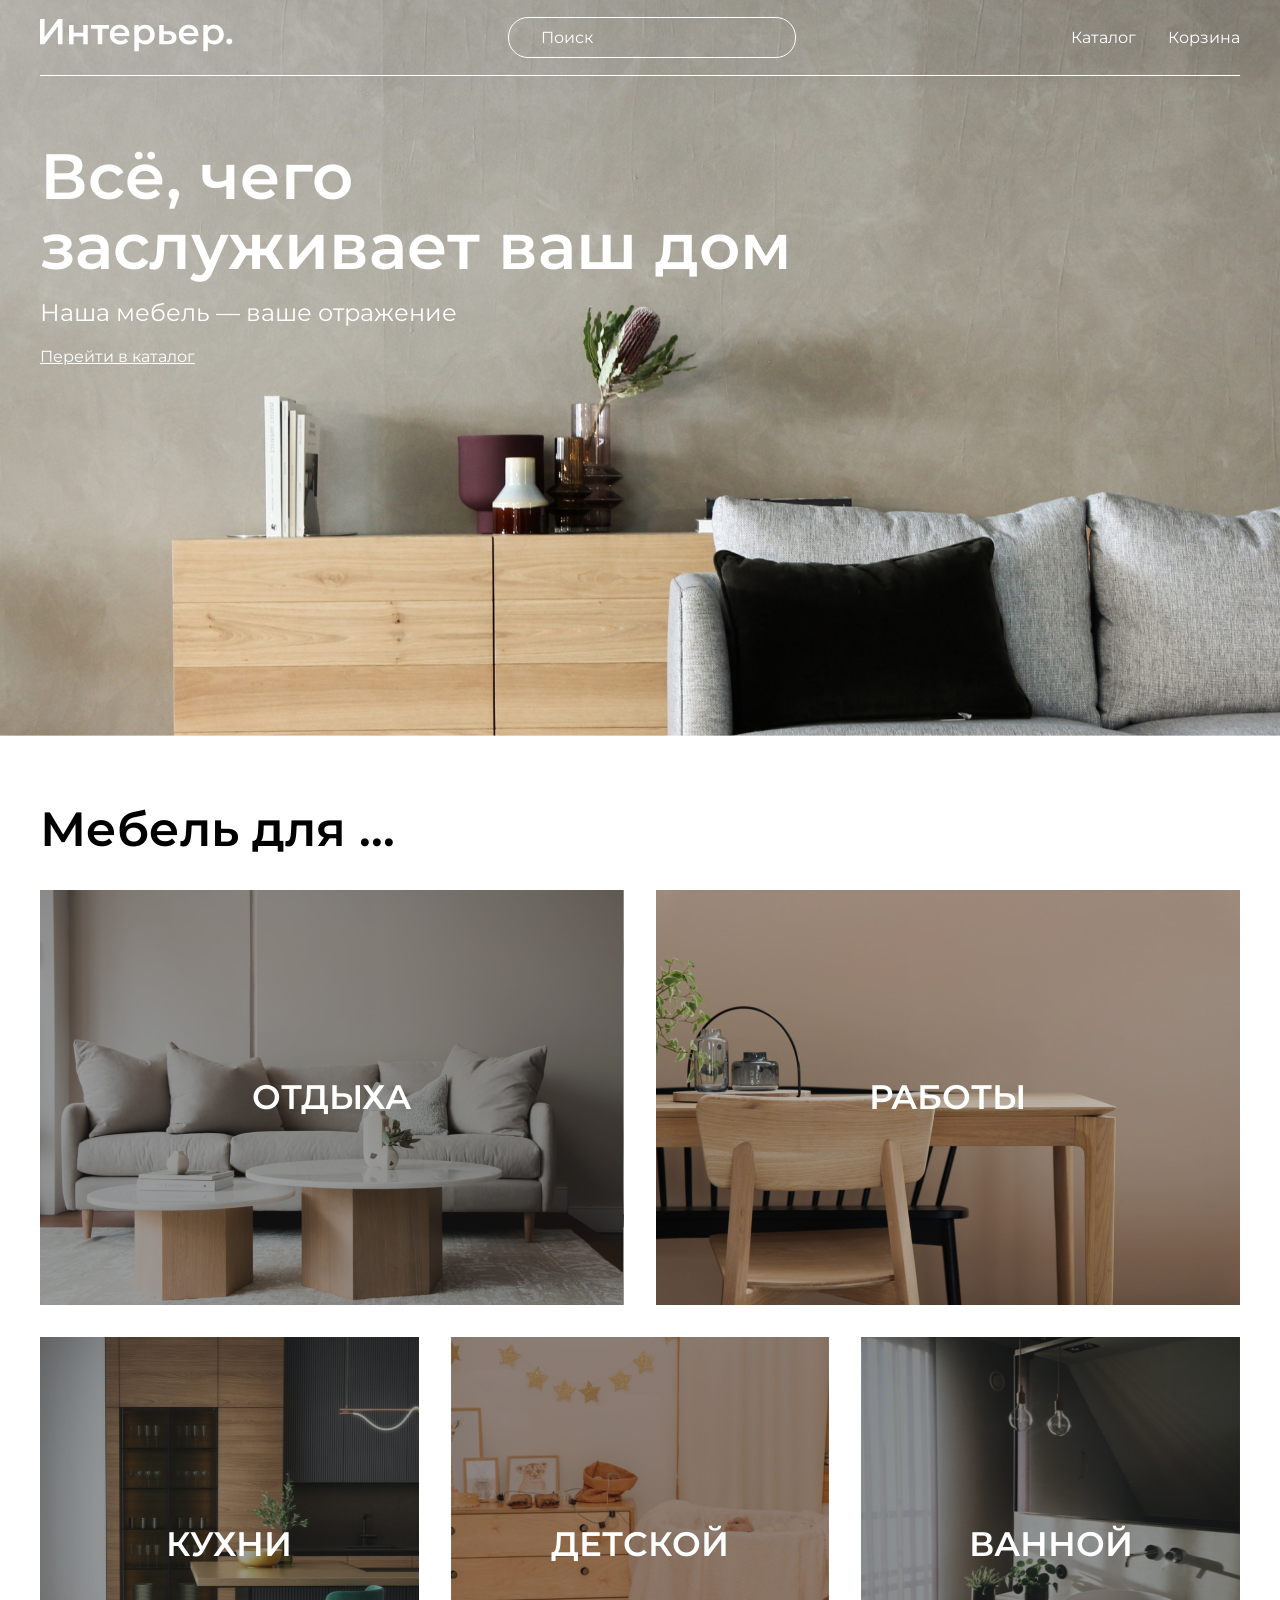
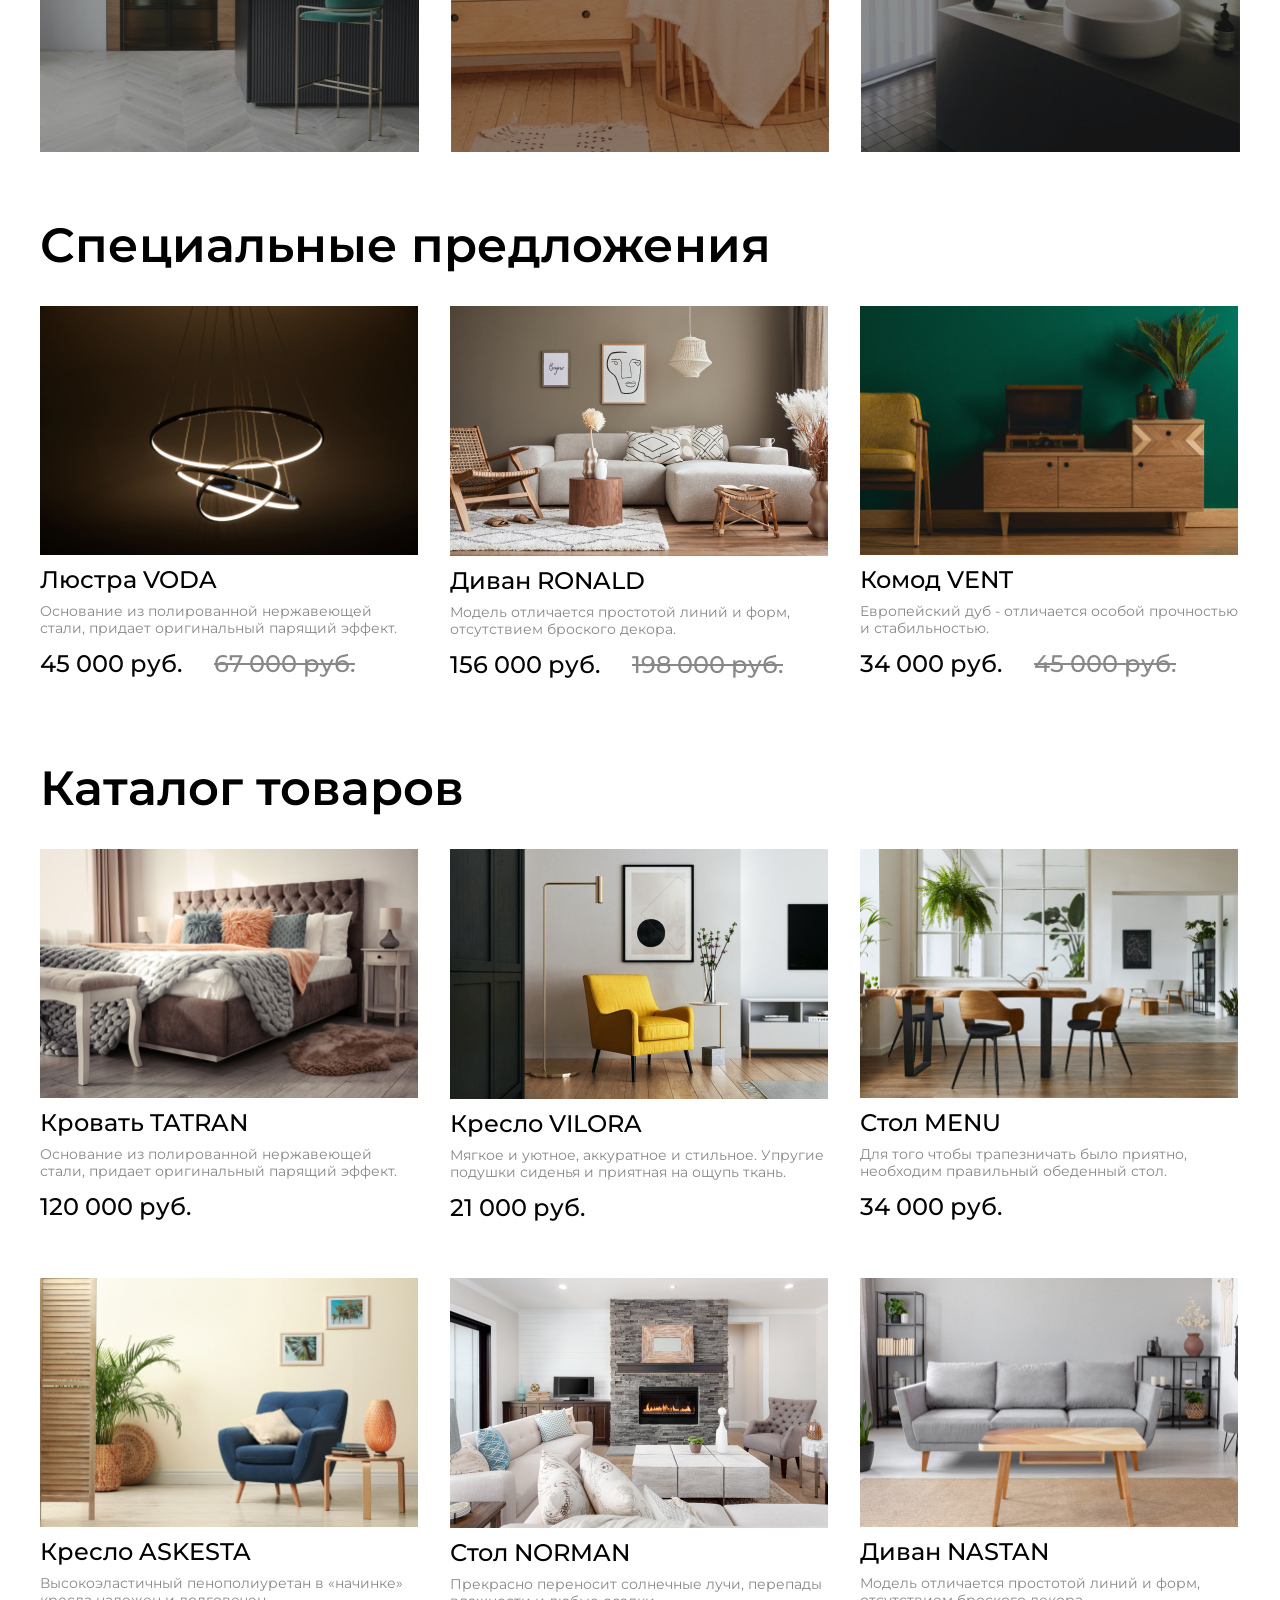
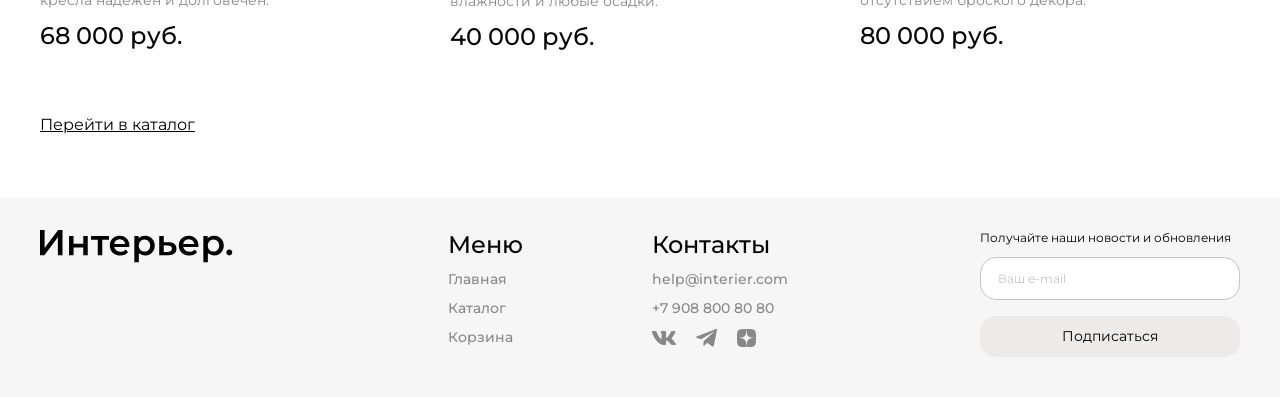
<file: index.html>
<!DOCTYPE html>
<html lang="ru">
<head>
    <meta charset="UTF-8">
    <meta name="viewport" content="width=device-width, initial-scale=1.0">
    <title>Document</title>
    <link rel="stylesheet" href="style.css">
    <link rel="preconnect" href="https://fonts.googleapis.com">
    <link rel="preconnect" href="https://fonts.gstatic.com" crossorigin>
    <link href="https://fonts.googleapis.com/css2?family=Montserrat:ital,wght@0,100..900;1,100..900&display=swap" rel="stylesheet">
</head>

<body>
    <div class="hero-page center">
    <header class="header">
        <a class="header__logo" href="index.html"><img class="header__logo-img" src="./img/interior.svg" alt="Лого"></a>
        <input class="header__search" type="text" placeholder="Поиск">
        <nav class="header__nav">
            
            <a href="catalog.html" class="header__link">Каталог</a>
            <a href="cart.html" class="header__link">Корзина</a>
            
        </nav>
                <div class="header-mob">
                    <a href="#"><img src="img/search.svg" alt="search"></a>
                    <a href="catalog.html"><img src="img/catalog-mob.svg" alt="cart-mob"></a>
                    <a href="cart.html"><img src="img/cart-mob.svg" alt=""></a>
                </div>
    </header>

    <div class="hero-page__content">
        <h1 class="hero-page__title">Всё, чего<br>заслуживает ваш дом</h1>
        <p class="hero-page__desc">Наша мебель — ваше отражение</p>
        <a href="catalog.html" class="hero-page__link">Перейти в каталог</a>
    </div>

    </div>

    <div class="product">

        <section class="for-box center">

            <h2 class="product__title">Мебель для ...</h2>

            <div class="for">

                <div class="for__item for__item_1 for__item_big">ОТДЫХА</div>
                <div class="for__item for__item_2 for__item_big">РАБОТЫ</div>
                <div class="for__item for__item_3">КУХНИ</div>
                <div class="for__item for__item_4">ДЕТСКОЙ</div>
                <div class="for__item for__item_5">ВАННОЙ</div>
            </div>
        
        </section>

        <section class="product-box center">


        <h2 class="product__title">Специальные предложения</h2>


        <div class="product-content">
        <article class="product__card">
            <img class="product__img" src="./img/voda.jpg" alt="Продукт1">
            <h3 class="product__name">Люстра VODA</h3>
            <p class="product__descr">Основание из полированной нержавеющей стали, придает оригинальный парящий эффект.</p>
            <div class="product__box">
                <span class="product__box-price">45 000 руб.</span>
                <span class="product__box-price product__box-price_old">67 000 руб.</span>
            </div>
            <div class="product__actions">
                <a href="cart.html" class="product__icon">
                <img class="product__icon-img" src="img/shopping-bag-line.svg" alt="В корзину">
            </a>
            <a href="#" class="product__icon">
                <img class="product__icon-img" src="img/heart_outline.svg" alt="В избранное">
            </a>
            </div>
        </article>

        <article class="product__card">
            <img class="product__img" src="./img/ronald.jpg" alt="Продукт2">
            <h3 class="product__name">Диван RONALD</h3>
            <p class="product__descr">Модель отличается простотой линий и форм, отсутствием броского декора.</p>
            <div class="product__box">
                <span class="product__box-price">156 000 руб.</span>
                <span class="product__box-price product__box-price_old">198 000 руб.</span>
            </div>
            <div class="product__actions">
                <a href="cart.html" class="product__icon">
                <img class="product__icon-img" src="img/shopping-bag-line.svg" alt="В корзину">
            </a>
            <a href="#" class="product__icon">
                <img class="product__icon-img" src="img/heart_outline.svg" alt="В избранное">
            </a>
            </div>
            
        </article>

        <article class="product__card">
            <img class="product__img" src="./img/vent.jpg" alt="Продукт3">
            <h3 class="product__name">Комод VENT</h3>
            <p class="product__descr">Европейский дуб - отличается особой прочностью и стабильностью.</p>
            <div class="product__box">
                <span class="product__box-price">34 000 руб.</span>
                <span class="product__box-price product__box-price_old">45 000 руб.</span>
            </div>
            <div class="product__actions">
                <a href="cart.html" class="product__icon">
                <img class="product__icon-img" src="img/shopping-bag-line.svg" alt="В корзину">
            </a>
            <a href="#" class="product__icon">
                <img class="product__icon-img" src="img/heart_outline.svg" alt="В избранное">
            </a>
            </div>
        </article>
        </div>
        </section>

        <section class="product-box center">

        <h2 class="product__title">Каталог товаров</h2>

        <div class="product-content">

            <article class="product__card">
            <img class="product__img" src="./img/tatran.jpg" alt="Продукт1">
            <h3 class="product__name">Кровать TATRAN</h3>
            <p class="product__descr">Основание из полированной нержавеющей стали, придает оригинальный парящий эффект.</p>
            <p class="product__box-price">120 000 руб.</p>
            <div class="product__actions">
                <a href="cart.html" class="product__icon">
                <img class="product__icon-img" src="img/shopping-bag-line.svg" alt="В корзину">
            </a>
            <a href="#" class="product__icon">
                <img class="product__icon-img" src="img/heart_outline.svg" alt="В избранное">
            </a>
            </div>
            </article>

            <article class="product__card">
            <img class="product__img" src="./img/vlora.jpg" alt="Продукт2">
            <h3 class="product__name">Кресло VILORA</h3>
            <p class="product__descr">Мягкое и уютное, аккуратное и стильное. Упругие подушки сиденья и приятная на ощупь ткань.</p>
            <p class="product__box-price">21 000 руб.</p>
            <div class="product__actions">
                <a href="cart.html" class="product__icon">
                <img class="product__icon-img" src="img/shopping-bag-line.svg" alt="В корзину">
            </a>
            <a href="#" class="product__icon">
                <img class="product__icon-img" src="img/heart_outline.svg" alt="В избранное">
            </a>
            </div>
            </article>

            <article class="product__card">
            <img class="product__img" src="./img/menu.jpg" alt="Продукт3">
            <h3 class="product__name">Стол MENU</h3>
            <p class="product__descr">Для того чтобы трапезничать было приятно, необходим правильный обеденный стол.</p>
            <p class="product__box-price">34 000 руб.</p>
            <div class="product__actions">
                <a href="cart.html" class="product__icon">
                <img class="product__icon-img" src="img/shopping-bag-line.svg" alt="В корзину">
            </a>
            <a href="#" class="product__icon">
                <img class="product__icon-img" src="img/heart_outline.svg" alt="В избранное">
            </a>
            </div>
            </article>

            <article class="product__card">
            <img class="product__img" src="./img/askesta.jpg" alt="Продукт4">
            <h3 class="product__name">Кресло ASKESTA</h3>
            <p class="product__descr">Высокоэластичный пенополиуретан в «начинке» кресла надежен и долговечен.</p>
            <p class="product__box-price">68 000 руб.</p>
            <div class="product__actions">
                <a href="cart.html" class="product__icon">
                <img class="product__icon-img" src="img/shopping-bag-line.svg" alt="В корзину">
            </a>
            <a href="#" class="product__icon">
                <img class="product__icon-img" src="img/heart_outline.svg" alt="В избранное">
            </a>
            </div>
            </article>

            <article class="product__card">
            <img class="product__img" src="./img/norman.jpg" alt="Продукт5">
            <h3 class="product__name">Стол NORMAN</h3>
            <p class="product__descr">Прекрасно переносит солнечные лучи, перепады влажности и любые осадки.</p>
            <p class="product__box-price">40 000 руб.</p>
            <div class="product__actions">
                <a href="cart.html" class="product__icon">
                <img class="product__icon-img" src="img/shopping-bag-line.svg" alt="В корзину">
            </a>
            <a href="#" class="product__icon">
                <img class="product__icon-img" src="img/heart_outline.svg" alt="В избранное">
            </a>
            </div>
            </article>

            <article class="product__card">
            <img class="product__img" src="./img/nastan.jpg" alt="Продукт6">
            <h3 class="product__name">Диван NASTAN</h3>
            <p class="product__descr">Модель отличается простотой линий и форм, отсутствием броского декора.</p>
            <p class="product__box-price">80 000 руб.</p>
            <div class="product__actions">
                <a href="cart.html" class="product__icon">
                <img class="product__icon-img" src="img/shopping-bag-line.svg" alt="В корзину">
            </a>
            <a href="#" class="product__icon">
                <img class="product__icon-img" src="img/heart_outline.svg" alt="В избранное">
            </a>
            </div>
            </article>
    
        </div>
        
        </section>

    </div>


    <a href="catalog.html" class="link-box center">Перейти в каталог</a>

    <footer class="footer center">
        
        <a href="index.html" class="footer__logo"><img src="./img/interior__footer.svg" alt="Лого"></a>
        
        <div class="footer__content">

            <div class="footer__info">
                
                <nav class="footer__item">

                    <h3 class="footer__title">Меню</h3>
                    <a href="index.html" class="footer__link">Главная</a>
                    <a href="catalog.html" class="footer__link">Каталог</a>
                    <a href="cart.html" class="footer__link">Корзина</a>

                </nav>

                <div class="footer__item">

                    <h3 class="footer__title">Контакты</h3>
                    <a href="mailto:help@interier.com" class="footer__link">help@interier.com</a>
                    <a href="tel:+79088008080" class="footer__link">+7 908 800 80 80</a>

                    <div class="footer__ikons">

                    <a class="footer__link footer__link_social" href="#"><svg width="24" height="14" viewBox="0 0 24 14" fill="none" xmlns="http://www.w3.org/2000/svg"><path fill-rule="evenodd" clip-rule="evenodd" d="M23.45 0.948C23.616 0.402 23.45 0 22.655 0H20.03C19.362 0 19.054 0.347 18.887 0.73C18.887 0.73 17.552 3.926 15.661 6.002C15.049 6.604 14.771 6.795 14.437 6.795C14.27 6.795 14.019 6.604 14.019 6.057V0.948C14.019 0.292 13.835 0 13.279 0H9.151C8.734 0 8.483 0.304 8.483 0.593C8.483 1.214 9.429 1.358 9.526 3.106V6.904C9.526 7.737 9.373 7.888 9.039 7.888C8.149 7.888 5.984 4.677 4.699 1.003C4.45 0.288 4.198 0 3.527 0H0.9C0.15 0 0 0.347 0 0.73C0 1.412 0.89 4.8 4.145 9.281C6.315 12.341 9.37 14 12.153 14C13.822 14 14.028 13.632 14.028 12.997V10.684C14.028 9.947 14.186 9.8 14.715 9.8C15.105 9.8 15.772 9.992 17.33 11.467C19.11 13.216 19.403 14 20.405 14H23.03C23.78 14 24.156 13.632 23.94 12.904C23.702 12.18 22.852 11.129 21.725 9.882C21.113 9.172 20.195 8.407 19.916 8.024C19.527 7.533 19.638 7.314 19.916 6.877C19.916 6.877 23.116 2.451 23.449 0.948H23.45Z" fill="#888888"/></svg></a>
                    
                    <a class="footer__link footer__link_social" href="#"><svg width="21" height="18" viewBox="0 0 21 18" fill="none" xmlns="http://www.w3.org/2000/svg"><path d="M19.2952 0.200894L0.690181 7.4125C-0.0585179 7.74834 -0.311748 8.42087 0.50922 8.78587L5.28221 10.3105L16.8227 3.14143C17.4528 2.69136 18.0979 2.81137 17.5428 3.30647L7.63109 12.3272L7.31974 16.1448C7.60812 16.7342 8.13615 16.737 8.47297 16.444L11.2152 13.8359L15.9117 17.3709C17.0025 18.02 17.596 17.6011 17.8307 16.4114L20.9112 1.74952C21.231 0.285058 20.6856 -0.360199 19.2952 0.200894Z" fill="#888888"/></svg></a>

                    <a class="footer__link footer__link_social" href="#"><svg width="19" height="18" viewBox="0 0 19 18" fill="none" xmlns="http://www.w3.org/2000/svg"><path d="M11.3321 10.7357C9.83929 12.195 9.73071 14.0143 9.60178 18C13.5239 18 16.2314 17.9871 17.6293 16.7014C18.9864 15.3771 19 12.69 19 9.09643C14.7929 9.225 12.8725 9.32143 11.3321 10.7357ZM0 9.09643C0 12.69 0.0135714 15.3771 1.37071 16.7014C2.76857 17.9871 5.47607 18 9.39821 18C9.2625 14.0143 9.16071 12.195 7.66786 10.7357C6.1275 9.32143 4.20714 9.21857 0 9.09643ZM9.39821 0C5.48286 0 2.76857 0.0128571 1.37071 1.29857C0.0135714 2.62286 0 5.31 0 8.90357C4.20714 8.775 6.1275 8.67857 7.66786 7.26429C9.16071 5.805 9.26929 3.98571 9.39821 0ZM11.3321 7.26429C9.83929 5.805 9.73071 3.98571 9.60178 0C13.5239 0 16.2314 0.0128571 17.6293 1.29857C18.9864 2.62286 19 5.31 19 8.90357C14.7929 8.775 12.8725 8.67857 11.3321 7.26429Z" fill="#888888"/></svg></a>
            
                    </div>

                </div>
            

            </div>

            <form action="#" class="new">

                <p class="new__text">Получайте наши новости и обновления</p>
                <input type="email" class="new__mail" placeholder="Ваш e-mail">
                <button class="new__btn">Подписаться</button>

            </form>
        </div>
        
    </footer>
    
</body>
</html>
</file>
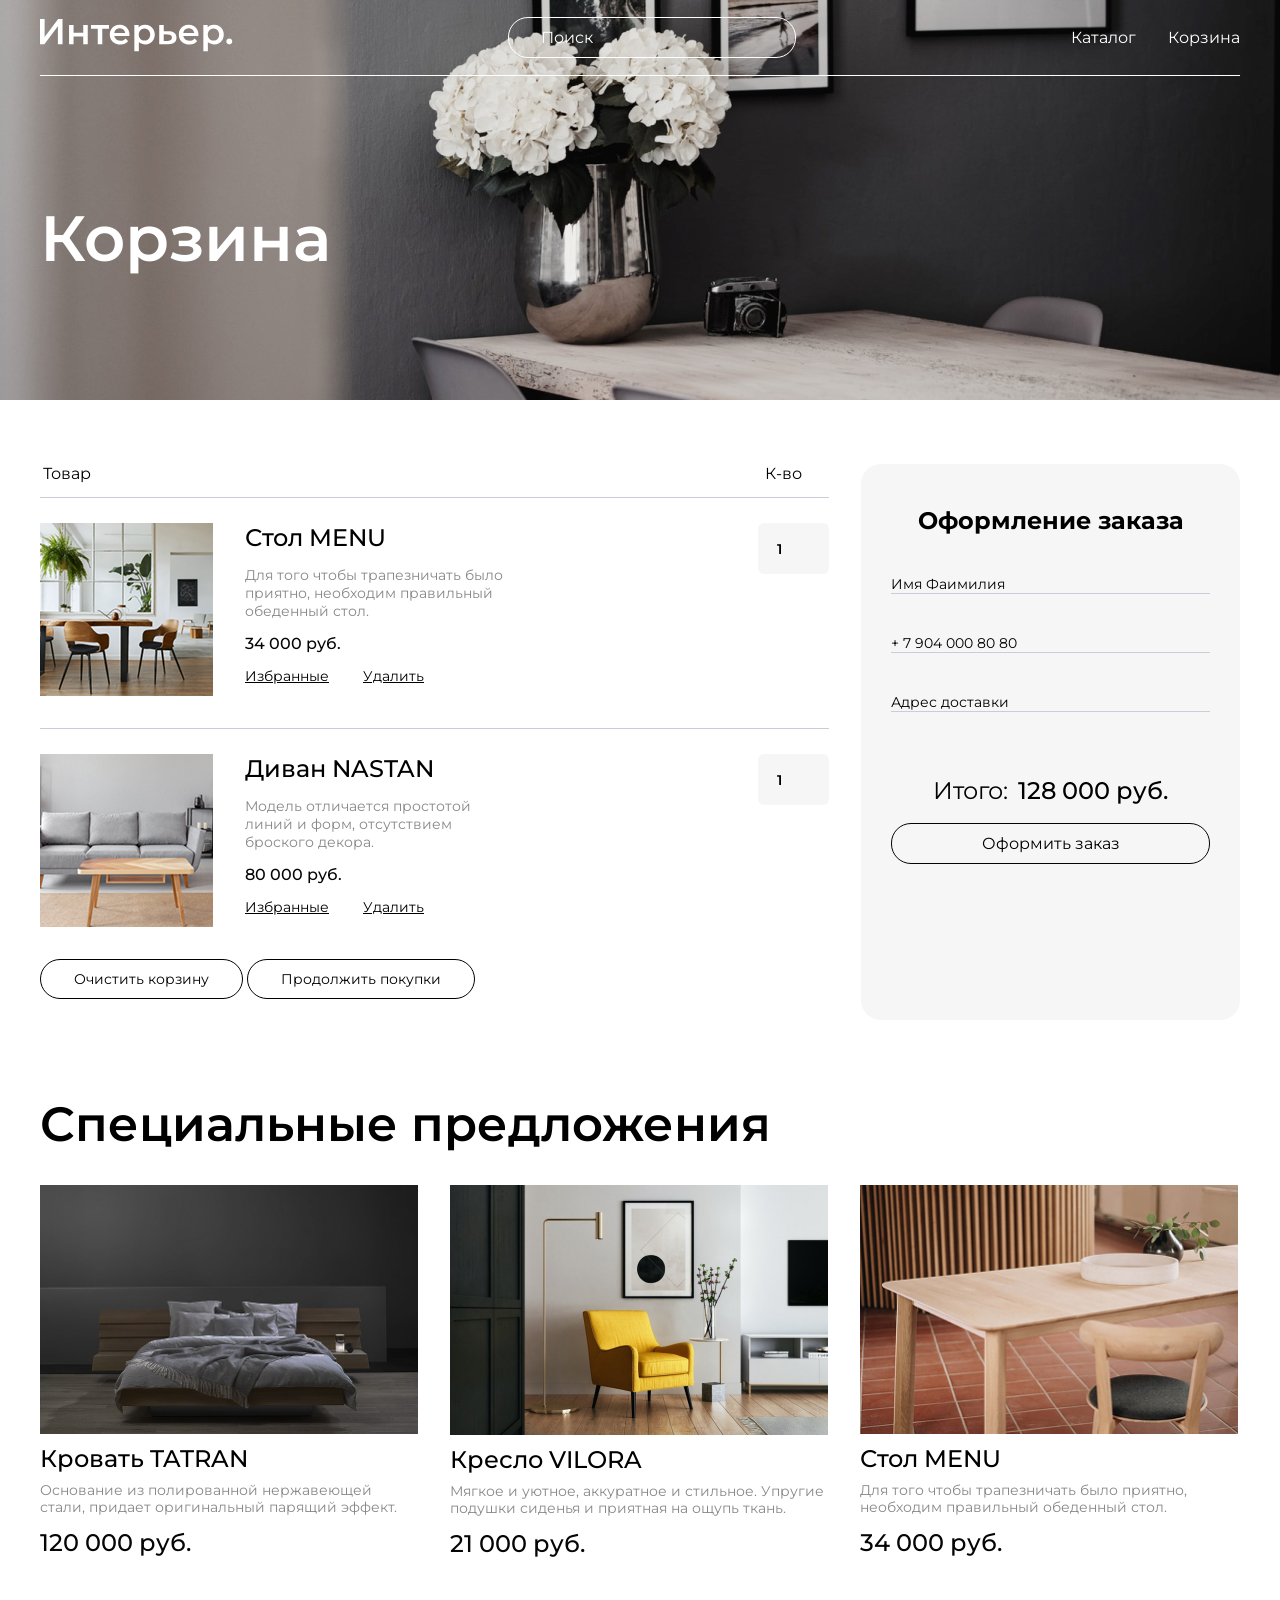
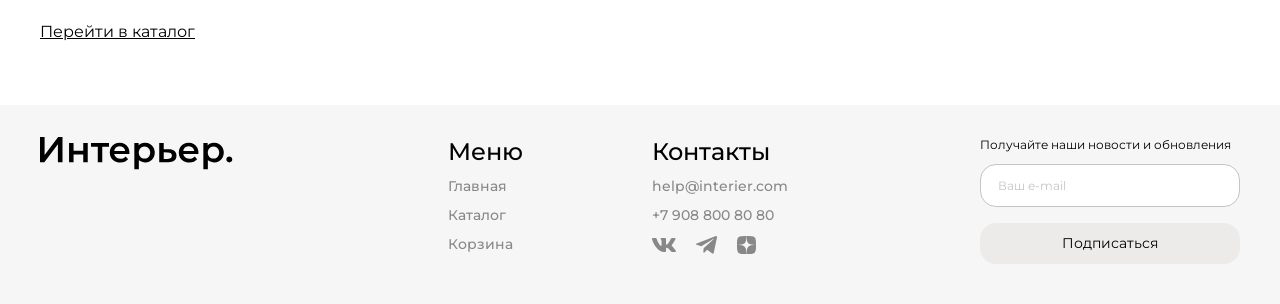
<file: cart.html>
<!DOCTYPE html>
<html lang="ru">
<head>
    <meta charset="UTF-8">
    <meta name="viewport" content="width=device-width, initial-scale=1.0">
    <title>Document</title>
    <link rel="stylesheet" href="style.css">
    <link rel="preconnect" href="https://fonts.googleapis.com">
    <link rel="preconnect" href="https://fonts.gstatic.com" crossorigin>
    <link href="https://fonts.googleapis.com/css2?family=Montserrat:ital,wght@0,100..900;1,100..900&display=swap" rel="stylesheet">
</head>

<body>

    <div class="hero-page hero-page-cart center">
            <header class="header">
                <a class="header__logo" href="index.html"><img class="header__logo-img" src="./img/interior.svg" alt="Лого"></a>
                <input class="header__search" type="text" placeholder="Поиск">
                <nav class="header__nav">
                    <a href="catalog.html" class="header__link">Каталог</a>
                    <a href="cart.html" class="header__link">Корзина</a>
                </nav>
                <div class="header-mob">
                    <a href="#"><img src="img/search.svg" alt="search"></a>
                    <a href="catalog.html"><img src="img/catalog-mob.svg" alt="cart-mob"></a>
                    <a href="cart.html"><img src="img/cart-mob.svg" alt=""></a>
                </div>
                
            </header>
            <h1 class="hero-page__title heading-big">Корзина</h1>
    </div>
        
    <div class="cart center">

        <div class="cart__content">

            <div class="cart__name-box">
                <p>Товар</p>
                <p>К-во</p>
            </div>

            <div class="cart__item">
                
                <div class="cart__left">
                    <img class="cart__img" src="img/cart-1.jpg" alt="cart image">
                    <div class="cart__info">
                        <h2 class="cart__title">Стол MENU</h2>
                        <p class="cart__text">Для того чтобы трапезничать было приятно, необходим правильный обеденный стол.</p>
                        <p class="cart__price">34 000 руб.</p>
                        <div class="cart__link-box">
                            <a class="cart__link-favourites" href="#">Избранные</a>
                            <a class="cart__link-delete" href="#">Удалить</a>
                        </div>
                    </div>
                </div>
                <input class="cart__number" type="number" placeholder="1" min="1">
            </div>
            <div class="cart__item">
                <div class="cart__left">
                    <img class="cart__img" src="img/cart-2.jpg" alt="cart image">
                    <div class="cart__info">
                        <h3 class="cart__title">Диван NASTAN</h3>
                        <p class="cart__text">Модель отличается простотой линий и форм, отсутствием броского декора.</p>
                        <p class="cart__price">80 000 руб.</p>
                        <div class="cart__link-box">
                            <a class="cart__link-favourites" href="#">Избранные</a>
                            <a class="cart__link-delete" href="#">Удалить</a>
                        </div>
                    </div>
                </div>
                <input class="cart__number" type="number" placeholder="1" min="1">
            </div>
            <div class="cart__buttons">
                <button class="cart__btn">Очистить корзину</button>
            <button class="cart__btn cart__btn-resume">Продолжить покупки</button>
            </div>
        </div>

        <div class="cart__form">

            <div class="cart__form-data">
                <h3 class="cart__form-title">Оформление заказа</h3>
                <input class="cart__form-inp" type="text" placeholder="Имя Фаимилия">
                <input class="cart__form-inp" type="tel" placeholder="+ 7 904 000 80 80">
                <input class="cart__form-inp" type="text" placeholder="Адрес доставки">
            </div>

            <div class="cart__form-result">
                <div class="cart__form-text">
                    <p>Итого:</p>
                    <p class="cart__form-text-big">128 000 руб.</p>
                </div>
                <button class="cart__form-btn">Оформить заказ</button>
            </div>
            
            

        </div>

    </div>

    <div class="product">
        <section class="product-box center">


        <h2 class="product__title">Специальные предложения</h2>


        <div class="product-content">
        <article class="product__card">
                    <img class="product__img product__img_link" src="./img/tatran-catalog.jpg" alt="Продукт1">
                    <h3 class="product__name">Кровать TATRAN</h3>
                    <p class="product__descr">Основание из полированной нержавеющей стали, придает оригинальный парящий эффект.</p>
                    <p class="product__box-price">120 000 руб.</p>
                    <div class="product__actions">
                    <a href="cart.html" class="product__icon">
                    <img class="product__icon-img" src="img/shopping-bag-line.svg" alt="В корзину">
                    </a>
                    <a href="#" class="product__icon">
                        <img class="product__icon-img" src="img/heart_outline.svg" alt="В избранное">
                    </a>
                    </div>
                </article>

                <article class="product__card">
                    <img class="product__img product__img_link" src="./img/vlora.jpg" alt="Продукт2">
                    <h3 class="product__name">Кресло VILORA</h3>
                    <p class="product__descr">Мягкое и уютное, аккуратное и стильное. Упругие подушки сиденья и приятная на ощупь ткань.</p>
                    <p class="product__box-price">21 000 руб.</p>
                    <div class="product__actions">
                    <a href="cart.html" class="product__icon">
                    <img class="product__icon-img" src="img/shopping-bag-line.svg" alt="В корзину">
                    </a>
                    <a href="#" class="product__icon">
                        <img class="product__icon-img" src="img/heart_outline.svg" alt="В избранное">
                    </a>
                    </div>
                </article>

                <article class="product__card">
                    <img class="product__img product__img_link" src="./img/menu-catalog.jpg" alt="Продукт3">
                    <h3 class="product__name">Стол MENU</h3>
                    <p class="product__descr">Для того чтобы трапезничать было приятно, необходим правильный обеденный стол.</p>
                    <p class="product__box-price">34 000 руб.</p>
                    <div class="product__actions">
                    <a href="cart.html" class="product__icon">
                    <img class="product__icon-img" src="img/shopping-bag-line.svg" alt="В корзину">
                    </a>
                    <a href="#" class="product__icon">
                        <img class="product__icon-img" src="img/heart_outline.svg" alt="В избранное">
                    </a>
                    </div>
                </article>
        </div>
        </section>
    </div>


    <a href="catalog.html" class="link-box center">Перейти в каталог</a>

    <footer class="footer center">
        
        <a href="index.html" class="footer__logo"><img src="./img/interior__footer.svg" alt="Лого"></a>
        
        <div class="footer__content">

            <div class="footer__info">
                
                <nav class="footer__item">

                    <h3 class="footer__title">Меню</h3>
                    <a href="index.html" class="footer__link">Главная</a>
                    <a href="catalog.html" class="footer__link">Каталог</a>
                    <a href="#" class="footer__link">Корзина</a>

                </nav>

                <div class="footer__item">

                    <h3 class="footer__title">Контакты</h3>
                    <a href="mailto:help@interier.com" class="footer__link">help@interier.com</a>
                    <a href="tel:+79088008080" class="footer__link">+7 908 800 80 80</a>

                    <div class="footer__ikons">

                    <a class="footer__link footer__link_social" href="#"><svg width="24" height="14" viewBox="0 0 24 14" fill="none" xmlns="http://www.w3.org/2000/svg"><path fill-rule="evenodd" clip-rule="evenodd" d="M23.45 0.948C23.616 0.402 23.45 0 22.655 0H20.03C19.362 0 19.054 0.347 18.887 0.73C18.887 0.73 17.552 3.926 15.661 6.002C15.049 6.604 14.771 6.795 14.437 6.795C14.27 6.795 14.019 6.604 14.019 6.057V0.948C14.019 0.292 13.835 0 13.279 0H9.151C8.734 0 8.483 0.304 8.483 0.593C8.483 1.214 9.429 1.358 9.526 3.106V6.904C9.526 7.737 9.373 7.888 9.039 7.888C8.149 7.888 5.984 4.677 4.699 1.003C4.45 0.288 4.198 0 3.527 0H0.9C0.15 0 0 0.347 0 0.73C0 1.412 0.89 4.8 4.145 9.281C6.315 12.341 9.37 14 12.153 14C13.822 14 14.028 13.632 14.028 12.997V10.684C14.028 9.947 14.186 9.8 14.715 9.8C15.105 9.8 15.772 9.992 17.33 11.467C19.11 13.216 19.403 14 20.405 14H23.03C23.78 14 24.156 13.632 23.94 12.904C23.702 12.18 22.852 11.129 21.725 9.882C21.113 9.172 20.195 8.407 19.916 8.024C19.527 7.533 19.638 7.314 19.916 6.877C19.916 6.877 23.116 2.451 23.449 0.948H23.45Z" fill="#888888"/></svg></a>
                    <a class="footer__link footer__link_social" href="#"><svg width="21" height="18" viewBox="0 0 21 18" fill="none" xmlns="http://www.w3.org/2000/svg"><path d="M19.2952 0.200894L0.690181 7.4125C-0.0585179 7.74834 -0.311748 8.42087 0.50922 8.78587L5.28221 10.3105L16.8227 3.14143C17.4528 2.69136 18.0979 2.81137 17.5428 3.30647L7.63109 12.3272L7.31974 16.1448C7.60812 16.7342 8.13615 16.737 8.47297 16.444L11.2152 13.8359L15.9117 17.3709C17.0025 18.02 17.596 17.6011 17.8307 16.4114L20.9112 1.74952C21.231 0.285058 20.6856 -0.360199 19.2952 0.200894Z" fill="#888888"/></svg></a>
                    <a class="footer__link footer__link_social" href="#"><svg width="19" height="18" viewBox="0 0 19 18" fill="none" xmlns="http://www.w3.org/2000/svg"><path d="M11.3321 10.7357C9.83929 12.195 9.73071 14.0143 9.60178 18C13.5239 18 16.2314 17.9871 17.6293 16.7014C18.9864 15.3771 19 12.69 19 9.09643C14.7929 9.225 12.8725 9.32143 11.3321 10.7357ZM0 9.09643C0 12.69 0.0135714 15.3771 1.37071 16.7014C2.76857 17.9871 5.47607 18 9.39821 18C9.2625 14.0143 9.16071 12.195 7.66786 10.7357C6.1275 9.32143 4.20714 9.21857 0 9.09643ZM9.39821 0C5.48286 0 2.76857 0.0128571 1.37071 1.29857C0.0135714 2.62286 0 5.31 0 8.90357C4.20714 8.775 6.1275 8.67857 7.66786 7.26429C9.16071 5.805 9.26929 3.98571 9.39821 0ZM11.3321 7.26429C9.83929 5.805 9.73071 3.98571 9.60178 0C13.5239 0 16.2314 0.0128571 17.6293 1.29857C18.9864 2.62286 19 5.31 19 8.90357C14.7929 8.775 12.8725 8.67857 11.3321 7.26429Z" fill="#888888"/></svg></a>
            
                    </div>

                </div>
            

            </div>

            <form action="#" class="new">

                <p class="new__text">Получайте наши новости и обновления</p>
                <input type="email" class="new__mail" placeholder="Ваш e-mail">
                <button class="new__btn">Подписаться</button>

            </form>
        </div>
        
    </footer>
    
</body>
</html>
</file>
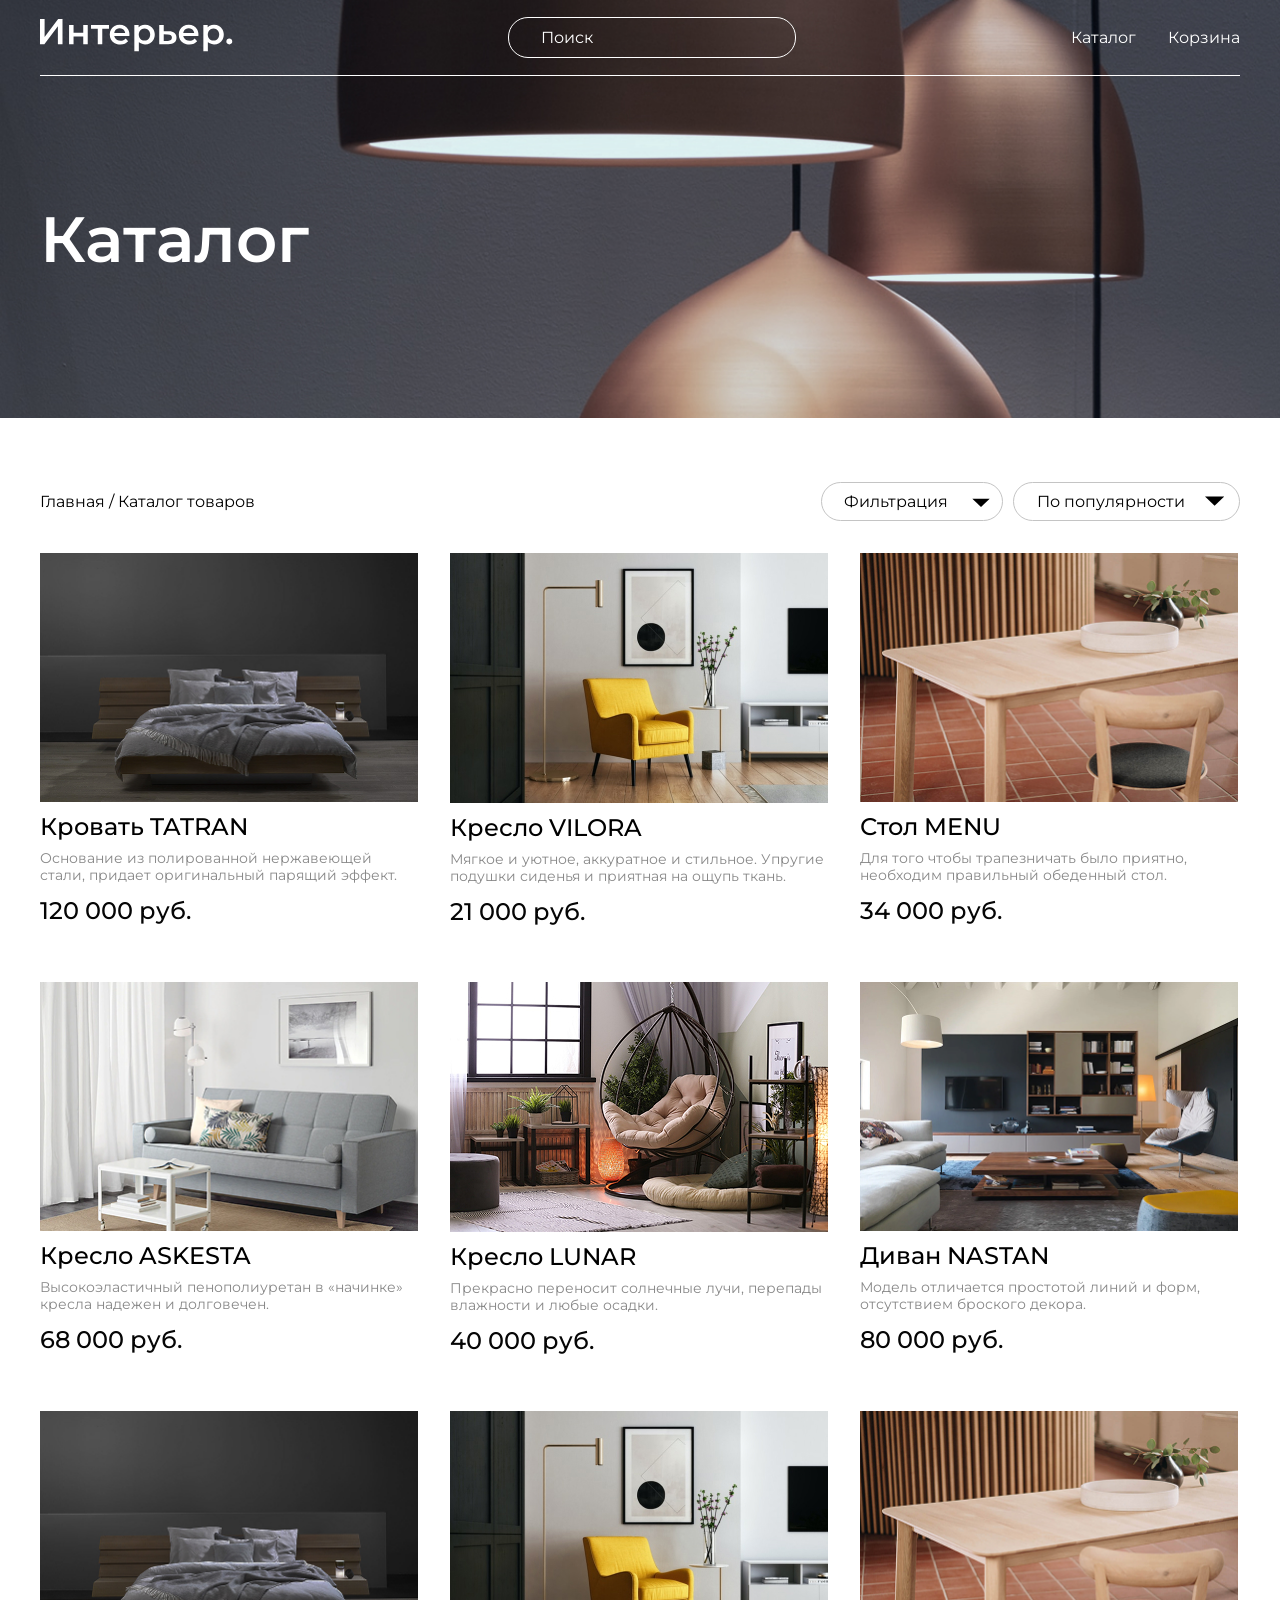
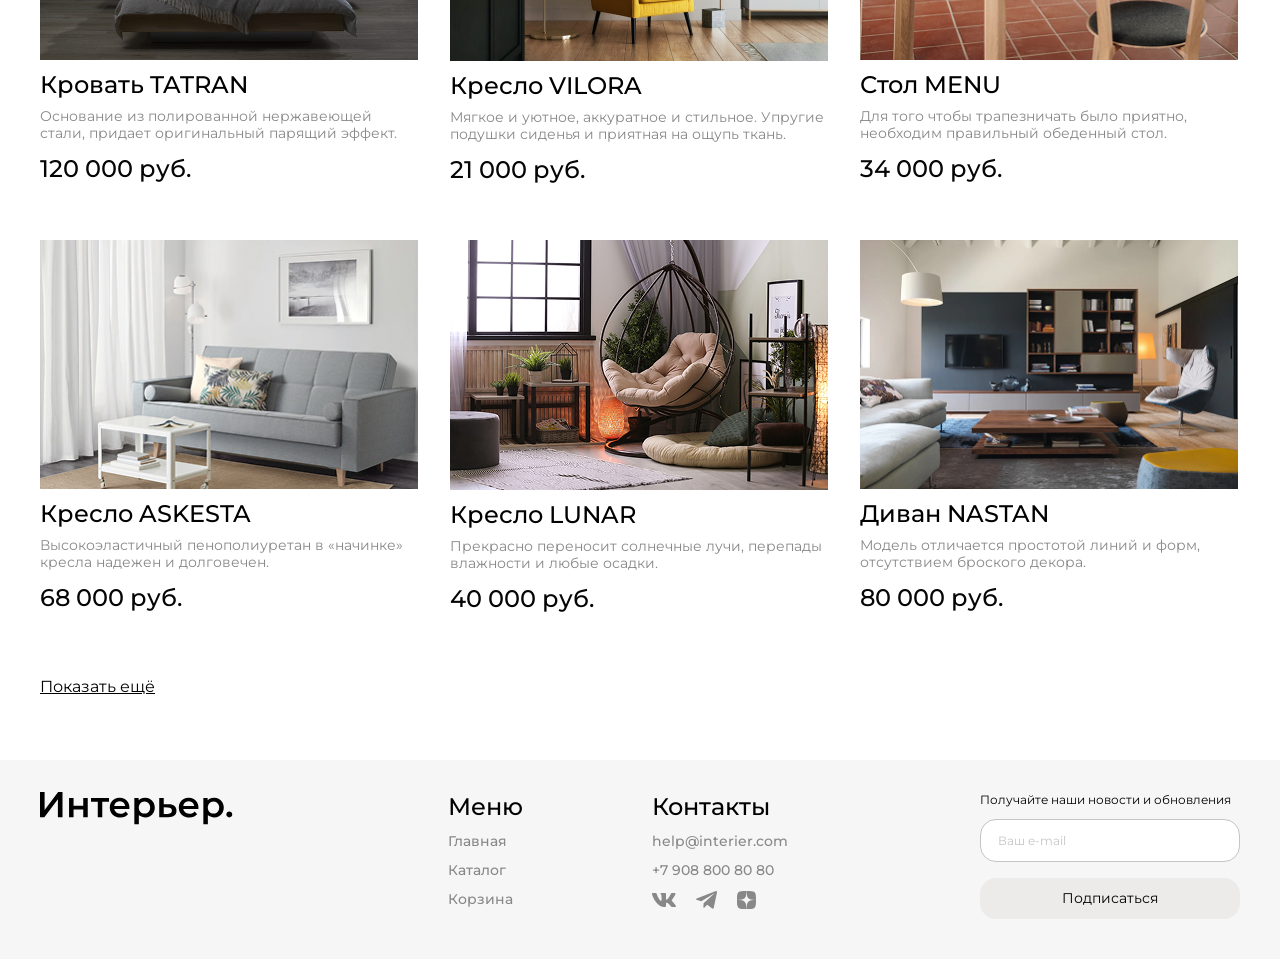
<file: catalog.html>
<!DOCTYPE html>
<html lang="ru">
<head>
    <meta charset="UTF-8">
    <meta name="viewport" content="width=device-width, initial-scale=1.0">
    <title>Document</title>
    <link rel="stylesheet" href="style.css">
    <link rel="preconnect" href="https://fonts.googleapis.com">
    <link rel="preconnect" href="https://fonts.gstatic.com" crossorigin>
    <link href="https://fonts.googleapis.com/css2?family=Montserrat:ital,wght@0,100..900;1,100..900&display=swap" rel="stylesheet">
</head>

<body>

    <section class="hero-page hero-page-catalog center">

    <header class="header">
        <a class="header__logo" href="index.html"><img class="header__logo-img" src="./img/interior.svg" alt="Лого"></a>
        <input class="header__search" type="text" placeholder="Поиск">
        <nav class="header__nav">
            <a href="catalog.html" class="header__link">Каталог</a>
            <a href="cart.html" class="header__link">Корзина</a>
        </nav>
                <div class="header-mob">
                    <a href="#"><img src="img/search.svg" alt="search"></a>
                    <a href="catalog.html"><img src="img/catalog-mob.svg" alt="cart-mob"></a>
                    <a href="cart.html"><img src="img/cart-mob.svg" alt=""></a>
                </div>
    </header>

    <div class="hero-page__content">
        <h1 class="hero-page__title hero-page__title_catalog">Каталог</h1>
    </div>
    </section>

    <div class="product">

        <div class="product-box center">
            
            <div class="product-controls">
                <h2 class="product-catalog">Главная / Каталог товаров</h2>

                <div class="container">

                    <div class="filter-button-wrapper">
                        <details>
                         <summary class="filter-button">Фильтрация</summary>
                            <form class="filtering-form" action="#" method="get">
                            <div class="filtering-form__content-wrapper">
                                <fieldset class="filtering-form__fieldest">
                                    <legend class="filtering-form__legend">Сроки доставки</legend>
                                    <div class="radio">
                                        <input class="radio__input" type="radio" name="delivery-time" id="any" checked>
                                        <label class="radio__label" for="any">Неважно</label>
                                    </div>
                                    <div class="radio">
                                        <input class="radio__input" type="radio" name="delivery-time" id="today">
                                        <label class="radio__label" for="today">Сегодня</label>
                                    </div>
                                    <div class="radio">
                                        <input class="radio__input" type="radio" name="delivery-time" id="tomorrow">
                                        <label class="radio__label" for="tomorrow">Завтра</label>
                                    </div>
                                    <div class="radio">
                                        <input class="radio__input" type="radio" name="delivery-time" id="three-day">
                                        <label class="radio__label" for="three-day">До 3 дней</label>
                                    </div>
                                    <div class="radio">
                                        <input class="radio__input" type="radio" name="delivery-time" id="seven-day">
                                        <label class="radio__label" for="seven-day">До 7 дней</label>
                                    </div>
                                </fieldset>

                                <fieldset class="filtering-form__fieldest">
                                    <legend class="filtering-form__legend">Цена</legend>
                                    <div class="range">
                                        <label class="range__label">от 0 руб. до 100000 руб.</label>
                                        <div class="range__slider">
                                            <input class="range__input range__input_min" id="price-min" type="range" name="range_1" min="1" max="100000" value="1">
                                            <input class="range__input range__input_max" id="price-max" type="range" name="range_1" min="1" max="100000" value="100000">
                                        </div>
                                    </div>
                                </fieldset>

                                <fieldset class="filtering-form__fieldest">
                                    <legend class="filtering-form__legend">Цвет</legend>
                                    <div class="color-options">
                                        <div class="checkbox color-options__checkbox">
                                        <input class="checkbox__input" type="checkbox" id="color-white">
                                        <label class="checkbox__label checkbox__label--white" for="color-white"></label>
                                    </div>
                                    <div class="checkbox color-options__checkbox">
                                        <input class="checkbox__input" type="checkbox" id="color-black">
                                        <label class="checkbox__label checkbox__label--black" for="color-black"></label>
                                    </div>
                                    <div class="checkbox color-options__checkbox">
                                        <input class="checkbox__input" type="checkbox" id="color-grey">
                                        <label class="checkbox__label checkbox__label--grey" for="color-grey"></label>
                                    </div>
                                    <div class="checkbox color-options__checkbox">
                                        <input class="checkbox__input" type="checkbox" id="color-red">
                                        <label class="checkbox__label checkbox__label--red" for="color-red"></label>
                                    </div>
                                    <div class="checkbox color-options__checkbox">
                                        <input class="checkbox__input" type="checkbox" id="color-orange">
                                        <label class="checkbox__label checkbox__label--orange" for="color-orange"></label>
                                    </div>
                                    <div class="checkbox color-options__checkbox">
                                        <input class="checkbox__input" type="checkbox" id="color-yellow">
                                        <label class="checkbox__label checkbox__label--yellow" for="color-yellow"></label>
                                    </div>
                                    <div class="checkbox color-options__checkbox">
                                        <input class="checkbox__input" type="checkbox" id="color-green">
                                        <label class="checkbox__label checkbox__label--green" for="color-green"></label>
                                    </div>
                                    <div class="checkbox color-options__checkbox">
                                        <input class="checkbox__input" type="checkbox" id="color-mint">
                                        <label class="checkbox__label checkbox__label--mint" for="color-mint"></label>
                                    </div>
                                    <div class="checkbox color-options__checkbox">
                                        <input class="checkbox__input" type="checkbox" id="color-light-blue">
                                        <label class="checkbox__label checkbox__label--light-blue" for="color-light-blue"></label>
                                    </div>
                                    <div class="checkbox color-options__checkbox">
                                        <input class="checkbox__input" type="checkbox" id="color-blue">
                                        <label class="checkbox__label checkbox__label--blue" for="color-blue"></label>
                                    </div>
                                    <div class="checkbox color-options__checkbox">
                                        <input class="checkbox__input" type="checkbox" id="color-indigo">
                                        <label class="checkbox__label checkbox__label--indigo" for="color-indigo"></label>
                                    </div>
                                    <div class="checkbox color-options__checkbox">
                                        <input class="checkbox__input" type="checkbox" id="color-purple">
                                        <label class="checkbox__label checkbox__label--purple" for="color-purple"></label>
                                    </div>
                                    <div class="checkbox color-options__checkbox">
                                        <input class="checkbox__input" type="checkbox" id="color-violet">
                                        <label class="checkbox__label checkbox__label--violet" for="color-violet"></label>
                                    </div>
                                    <div class="checkbox color-options__checkbox">
                                        <input class="checkbox__input" type="checkbox" id="color-pink">
                                        <label class="checkbox__label checkbox__label--pink" for="color-pink"></label>
                                    </div>
                                    </div>
                                </fieldset>

                                <fieldset class="filtering-form__fieldest filtering-form__fieldest--type">
                                    <legend class="filtering-form__legend">Тип комнаты</legend>
                                    <div class="checkbox">
                                        <input class="checkbox__input" type="checkbox" name="room-type" id="kitchen-dining">
                                        <label class="checkbox__label" for="kitchen-dining">Кухня и столовая</label>
                                    </div>
                                    <div class="checkbox">
                                        <input class="checkbox__input" type="checkbox" name="room-type" id="bathroom">
                                        <label class="checkbox__label" for="bathroom">Ванная комната</label>
                                    </div>
                                    <div class="checkbox">
                                        <input class="checkbox__input" type="checkbox" name="room-type" id="сhildrens-room">
                                        <label class="checkbox__label" for="сhildrens-room">Детская комната</label>
                                    </div>
                                    <div class="checkbox">
                                        <input class="checkbox__input" type="checkbox" name="room-type" id="home-office">
                                        <label class="checkbox__label" for="home-office">Домашний офис</label>
                                    </div>
                                    <div class="checkbox">
                                        <input class="checkbox__input" type="checkbox" name="room-type" id="living-room">
                                        <label class="checkbox__label" for="living-room">Гостиная</label>
                                    </div>
                                    <div class="checkbox">
                                        <input class="checkbox__input" type="checkbox" name="room-type" id="hallway">
                                        <label class="checkbox__label" for="hallway">Прихожая</label>
                                    </div>
                                    <div class="checkbox">
                                        <input class="checkbox__input" type="checkbox" name="room-type" id="bedroom">
                                        <label class="checkbox__label" for="bedroom">Спальня</label>
                                    </div>
                                    <div class="checkbox">
                                        <input class="checkbox__input" type="checkbox" name="room-type" id="wardrobe">
                                        <label class="checkbox__label" for="wardrobe">Гардероб</label>
                                    </div>
                                    <div class="checkbox">
                                        <input class="checkbox__input" type="checkbox" name="room-type" id="cottage">
                                        <label class="checkbox__label" for="cottage">Дача</label>
                                    </div>
                                    <div class="checkbox">
                                        <input class="checkbox__input" type="checkbox" name="room-type" id="lighting">
                                        <label class="checkbox__label" for="lighting">Освещение</label>
                                    </div>
                                </fieldset>
                            </div>
                            <button type="submit" class="filtering-form__button button">Применить</button>
                            </form>
                        </details>
                    </div>

                    <div class="select-css">
                    <select class="select-category">
                        <option value="">По популярности</option>
                        <option value="new">Cначала новые</option>
                        <option value="cheap">Сначала старые</option>
                    </select>
                </div>
            </div>

            </div>
            
            

                
                

            <div class="product-content">

                <article class="product__card">
                    <img class="product__img product__img_link" src="./img/tatran-catalog.jpg" alt="Продукт1">
                    <h3 class="product__name">Кровать TATRAN</h3>
                    <p class="product__descr">Основание из полированной нержавеющей стали, придает оригинальный парящий эффект.</p>
                    <p class="product__box-price">120 000 руб.</p>
                    <div class="product__actions">
                <a href="cart.html" class="product__icon">
                <img class="product__icon-img" src="img/shopping-bag-line.svg" alt="В корзину">
                </a>
                <a href="#" class="product__icon">
                    <img class="product__icon-img" src="img/heart_outline.svg" alt="В избранное">
                </a>
            </div>
                </article>

                <article class="product__card">
                    <img class="product__img product__img_link" src="./img/vlora.jpg" alt="Продукт2">
                    <h3 class="product__name">Кресло VILORA</h3>
                    <p class="product__descr">Мягкое и уютное, аккуратное и стильное. Упругие подушки сиденья и приятная на ощупь ткань.</p>
                    <p class="product__box-price">21 000 руб.</p>
                    <div class="product__actions">
                <a href="cart.html" class="product__icon">
                <img class="product__icon-img" src="img/shopping-bag-line.svg" alt="В корзину">
                </a>
                <a href="#" class="product__icon">
                    <img class="product__icon-img" src="img/heart_outline.svg" alt="В избранное">
                </a>
                </div>
                </article>

                <article class="product__card">
                    <img class="product__img product__img_link" src="./img/menu-catalog.jpg" alt="Продукт3">
                    <h3 class="product__name">Стол MENU</h3>
                    <p class="product__descr">Для того чтобы трапезничать было приятно, необходим правильный обеденный стол.</p>
                    <p class="product__box-price">34 000 руб.</p>
                <div class="product__actions">
                <a href="cart.html" class="product__icon">
                <img class="product__icon-img" src="img/shopping-bag-line.svg" alt="В корзину">
                </a>
                <a href="#" class="product__icon">
                    <img class="product__icon-img" src="img/heart_outline.svg" alt="В избранное">
                </a>
                </div>
                </article>

                <article class="product__card">
                    <img class="product__img" src="./img/askesta-catalog.jpg" alt="Продукт4">
                    <h3 class="product__name">Кресло ASKESTA</h3>
                    <p class="product__descr">Высокоэластичный пенополиуретан в «начинке» кресла надежен и долговечен.</p>
                    <p class="product__box-price">68 000 руб.</p>
                    <div class="product__actions">
                <a href="cart.html" class="product__icon">
                <img class="product__icon-img" src="img/shopping-bag-line.svg" alt="В корзину">
                </a>
                <a href="#" class="product__icon">
                    <img class="product__icon-img" src="img/heart_outline.svg" alt="В избранное">
                </a>
                </div>
                </article>

                <article class="product__card">
                    <img class="product__img" src="./img/lunar-catalog.jpg" alt="Продукт5">
                    <h3 class="product__name">Кресло LUNAR</h3>
                    <p class="product__descr">Прекрасно переносит солнечные лучи, перепады влажности и любые осадки.</p>
                    <p class="product__box-price">40 000 руб.</p>
                    <div class="product__actions">
                    <a href="cart.html" class="product__icon">
                    <img class="product__icon-img" src="img/shopping-bag-line.svg" alt="В корзину">
                    </a>
                    <a href="#" class="product__icon">
                        <img class="product__icon-img" src="img/heart_outline.svg" alt="В избранное">
                    </a>
                    </div>
                </article>

                <article class="product__card">
                    <img class="product__img" src="./img/nastan-catalog.jpg" alt="Продукт6">
                    <h3 class="product__name">Диван NASTAN</h3>
                    <p class="product__descr">Модель отличается простотой линий и форм, отсутствием броского декора. </p>
                    <p class="product__box-price">80 000 руб.</p>
                    <div class="product__actions">
                    <a href="cart.html" class="product__icon">
                    <img class="product__icon-img" src="img/shopping-bag-line.svg" alt="В корзину">
                    </a>
                    <a href="#" class="product__icon">
                        <img class="product__icon-img" src="img/heart_outline.svg" alt="В избранное">
                    </a>
                    </div>
                </article>


                <article class="product__card">
                    <img class="product__img" src="./img/tatran-catalog.jpg" alt="Продукт1">
                    <h3 class="product__name">Кровать TATRAN</h3>
                    <p class="product__descr">Основание из полированной нержавеющей стали, придает оригинальный парящий эффект.</p>
                    <p class="product__box-price">120 000 руб.</p>
                    <div class="product__actions">
                    <a href="cart.html" class="product__icon">
                    <img class="product__icon-img" src="img/shopping-bag-line.svg" alt="В корзину">
                    </a>
                    <a href="#" class="product__icon">
                        <img class="product__icon-img" src="img/heart_outline.svg" alt="В избранное">
                    </a>
                    </div>
                </article>

                <article class="product__card">
                    <img class="product__img" src="./img/vlora.jpg" alt="Продукт2">
                    <h3 class="product__name">Кресло VILORA</h3>
                    <p class="product__descr">Мягкое и уютное, аккуратное и стильное. Упругие подушки сиденья и приятная на ощупь ткань.</p>
                    <p class="product__box-price">21 000 руб.</p>
                    <div class="product__actions">
                    <a href="cart.html" class="product__icon">
                    <img class="product__icon-img" src="img/shopping-bag-line.svg" alt="В корзину">
                    </a>
                    <a href="#" class="product__icon">
                        <img class="product__icon-img" src="img/heart_outline.svg" alt="В избранное">
                    </a>
                    </div>
                </article>

                <article class="product__card">
                    <img class="product__img" src="./img/menu-catalog.jpg" alt="Продукт3">
                    <h3 class="product__name">Стол MENU</h3>
                    <p class="product__descr">Для того чтобы трапезничать было приятно, необходим правильный обеденный стол.</p>
                    <p class="product__box-price">34 000 руб.</p>
                    <div class="product__actions">
                    <a href="cart.html" class="product__icon">
                    <img class="product__icon-img" src="img/shopping-bag-line.svg" alt="В корзину">
                    </a>
                    <a href="#" class="product__icon">
                        <img class="product__icon-img" src="img/heart_outline.svg" alt="В избранное">
                    </a>
                    </div>
                    </article>

                <article class="product__card">
                    <img class="product__img" src="./img/askesta-catalog.jpg" alt="Продукт4">
                    <h3 class="product__name">Кресло ASKESTA</h3>
                    <p class="product__descr">Высокоэластичный пенополиуретан в «начинке» кресла надежен и долговечен.</p>
                    <p class="product__box-price">68 000 руб.</p>
                    <div class="product__actions">
                    <a href="cart.html" class="product__icon">
                    <img class="product__icon-img" src="img/shopping-bag-line.svg" alt="В корзину">
                    </a>
                    <a href="#" class="product__icon">
                        <img class="product__icon-img" src="img/heart_outline.svg" alt="В избранное">
                    </a>
                    </div>
                </article>

                <article class="product__card">
                    <img class="product__img" src="./img/lunar-catalog.jpg" alt="Продукт5">
                    <h3 class="product__name">Кресло LUNAR</h3>
                    <p class="product__descr">Прекрасно переносит солнечные лучи, перепады влажности и любые осадки.</p>
                    <p class="product__box-price">40 000 руб.</p>
                    <div class="product__actions">
                    <a href="cart.html" class="product__icon">
                    <img class="product__icon-img" src="img/shopping-bag-line.svg" alt="В корзину">
                    </a>
                    <a href="#" class="product__icon">
                        <img class="product__icon-img" src="img/heart_outline.svg" alt="В избранное">
                    </a>
                    </div>
                </article>

                <article class="product__card">
                    <img class="product__img" src="./img/nastan-catalog.jpg" alt="Продукт6">
                    <h3 class="product__name">Диван NASTAN</h3>
                    <p class="product__descr">Модель отличается простотой линий и форм, отсутствием броского декора. </p>
                    <p class="product__box-price">80 000 руб.</p>
                    <div class="product__actions">
                    <a href="cart.html" class="product__icon">
                    <img class="product__icon-img" src="img/shopping-bag-line.svg" alt="В корзину">
                    </a>
                    <a href="#" class="product__icon">
                        <img class="product__icon-img" src="img/heart_outline.svg" alt="В избранное">
                    </a>
                    </div>
                </article>
    
            </div>
        
        </div>
    </div>
    
    <a href="catalog.html" class="link-box center">Показать ещё</a>

    <footer class="footer center">
        
        <a href="index.html" class="footer__logo"><img src="./img/interior__footer.svg" alt="Лого"></a>
        
        <div class="footer__content">

            <div class="footer__info">
                
                <nav class="footer__item">

                    <h3 class="footer__title">Меню</h3>
                    <a href="index.html" class="footer__link">Главная</a>
                    <a href="catalog.html" class="footer__link">Каталог</a>
                    <a href="cart.html" class="footer__link">Корзина</a>

                </nav>

                <div class="footer__item">

                    <h3 class="footer__title">Контакты</h3>
                    <a href="mailto:help@interier.com" class="footer__link">help@interier.com</a>
                    <a href="tel:+79088008080" class="footer__link">+7 908 800 80 80</a>

                    <div class="footer__ikons">

                    <a class="footer__link footer__link_social" href="#"><svg class="footer__svg" width="24" height="14" viewBox="0 0 24 14" fill="none" xmlns="http://www.w3.org/2000/svg"><path fill-rule="evenodd" clip-rule="evenodd" d="M23.45 0.948C23.616 0.402 23.45 0 22.655 0H20.03C19.362 0 19.054 0.347 18.887 0.73C18.887 0.73 17.552 3.926 15.661 6.002C15.049 6.604 14.771 6.795 14.437 6.795C14.27 6.795 14.019 6.604 14.019 6.057V0.948C14.019 0.292 13.835 0 13.279 0H9.151C8.734 0 8.483 0.304 8.483 0.593C8.483 1.214 9.429 1.358 9.526 3.106V6.904C9.526 7.737 9.373 7.888 9.039 7.888C8.149 7.888 5.984 4.677 4.699 1.003C4.45 0.288 4.198 0 3.527 0H0.9C0.15 0 0 0.347 0 0.73C0 1.412 0.89 4.8 4.145 9.281C6.315 12.341 9.37 14 12.153 14C13.822 14 14.028 13.632 14.028 12.997V10.684C14.028 9.947 14.186 9.8 14.715 9.8C15.105 9.8 15.772 9.992 17.33 11.467C19.11 13.216 19.403 14 20.405 14H23.03C23.78 14 24.156 13.632 23.94 12.904C23.702 12.18 22.852 11.129 21.725 9.882C21.113 9.172 20.195 8.407 19.916 8.024C19.527 7.533 19.638 7.314 19.916 6.877C19.916 6.877 23.116 2.451 23.449 0.948H23.45Z" fill="#888888"/></svg></a>

                    <a class="footer__link footer__link_social" href="#"><svg class="footer__svg" width="21" height="18" viewBox="0 0 21 18" fill="none" xmlns="http://www.w3.org/2000/svg"><path d="M19.2952 0.200894L0.690181 7.4125C-0.0585179 7.74834 -0.311748 8.42087 0.50922 8.78587L5.28221 10.3105L16.8227 3.14143C17.4528 2.69136 18.0979 2.81137 17.5428 3.30647L7.63109 12.3272L7.31974 16.1448C7.60812 16.7342 8.13615 16.737 8.47297 16.444L11.2152 13.8359L15.9117 17.3709C17.0025 18.02 17.596 17.6011 17.8307 16.4114L20.9112 1.74952C21.231 0.285058 20.6856 -0.360199 19.2952 0.200894Z" fill="#888888"/></svg></a>

                    <a class="footer__link footer__link_social" href="#"><svg class="footer__svg" width="19" height="18" viewBox="0 0 19 18" fill="none" xmlns="http://www.w3.org/2000/svg"><path d="M11.3321 10.7357C9.83929 12.195 9.73071 14.0143 9.60178 18C13.5239 18 16.2314 17.9871 17.6293 16.7014C18.9864 15.3771 19 12.69 19 9.09643C14.7929 9.225 12.8725 9.32143 11.3321 10.7357ZM0 9.09643C0 12.69 0.0135714 15.3771 1.37071 16.7014C2.76857 17.9871 5.47607 18 9.39821 18C9.2625 14.0143 9.16071 12.195 7.66786 10.7357C6.1275 9.32143 4.20714 9.21857 0 9.09643ZM9.39821 0C5.48286 0 2.76857 0.0128571 1.37071 1.29857C0.0135714 2.62286 0 5.31 0 8.90357C4.20714 8.775 6.1275 8.67857 7.66786 7.26429C9.16071 5.805 9.26929 3.98571 9.39821 0ZM11.3321 7.26429C9.83929 5.805 9.73071 3.98571 9.60178 0C13.5239 0 16.2314 0.0128571 17.6293 1.29857C18.9864 2.62286 19 5.31 19 8.90357C14.7929 8.775 12.8725 8.67857 11.3321 7.26429Z" fill="#888888"/></svg></a>
            
                    </div>

                </div>
            

            </div>

            <form action="#" class="new">

                <p class="new__text">Получайте наши новости и обновления</p>
                <input type="email" class="new__mail" placeholder="Ваш e-mail">
                <button class="new__btn">Подписаться</button>

            </form>
        </div>
        
    </footer>
</body>
</html>
</file>
<file: style.css>
.center {
  padding-left: calc(50% - 600px);
  padding-right: calc(50% - 600px);
}

* {
  margin: 0;
  padding: 0;
  box-sizing: border-box;
}

body {
  font-family: "Montserrat", "arial";
  color: black;
}

.hero-page {
  background-image: url(./img/header.jpg);
  color: #ffffff;
  background-size: cover;
  background-repeat: no-repeat;
  margin-bottom: 64px;
  padding-bottom: 367px;
}
.hero-page-catalog {
  background-image: url(./img/header-catalog.jpg);
  color: #ffffff;
  background-size: cover;
  background-repeat: no-repeat;
  margin-bottom: 64px;
  padding-bottom: 128px;
}

a,
input,
button,
select {
  font-family: "Montserrat", "Arial";
}

/*header*/
.header {
  height: 76px;
  display: flex;
  flex-direction: row;
  flex-wrap: wrap;
  justify-content: space-between;
  align-items: center;
  border-bottom: 0.5px solid #ffffff;
}
.header__search {
  border: 1px solid #ffffff;
  border-radius: 20px;
  width: 288px;
  background: transparent;
  font-size: 16px;
  padding: 10px 32px;
  outline: #ffffff;
  color: #ffffff;
}
.header__search::-moz-placeholder {
  color: #ffffff;
  font-size: 16px;
}
.header__search::placeholder {
  color: #ffffff;
  font-size: 16px;
}
.header__nav {
  display: flex;
  gap: 32px;
}
.header-mob {
  display: none;
}
.header__link {
  font-size: 16px;
  line-height: 20px;
  text-decoration: none;
  color: #ffffff;
}
.header__link:hover {
  text-decoration: underline;
}

/*div*/
.hero-page__title {
  font-weight: 600;
  font-size: 64px;
  line-height: 70px;
  margin-top: 65px;
  margin-bottom: 16px;
  max-width: 792px;
}
.hero-page__title_catalog {
  margin-top: 128px;
}
.hero-page__desc {
  font-size: 24px;
  line-height: 32px;
  margin-bottom: 16px;
}
.hero-page__link {
  font-size: 16px;
  line-height: 24px;
  color: #ffffff;
}
.hero-page__link:hover {
  text-decoration: underline;
}

/*catalog*/
.product-catalog {
  font-weight: 400;
  font-size: 16px;
}

.product-controls {
  display: flex;
  align-items: center;
  justify-content: space-between;
  gap: 20px;
  margin-bottom: 32px;
}

.select-category {
  border: 1px solid #C4C4C4;
  border-radius: 20px;
  width: 227px;
  background: transparent;
  font-size: 16px;
  padding: 9px 23px;
  outline: #C4C4C4;
  color: black;
  -webkit-appearance: none;
  -moz-appearance: none;
  appearance: none;
  background: url("img/select.svg") no-repeat right center;
  background-size: 20px 11px;
  background-position: 93% 50%;
  margin-left: 10px;
}

.container {
  display: flex;
  justify-content: flex-end;
}

.filter-button {
  border: 1px solid #C4C4C4;
  border-radius: 20px;
  width: 182px;
  background: transparent;
  font-size: 16px;
  padding: 9px 54px;
  outline: #C4C4C4;
  color: black;
  -webkit-appearance: none;
  -moz-appearance: none;
  appearance: none;
  background: url("img/Polygon.svg") no-repeat right center;
  background-size: 20px 11px;
  background-position: 93% 50%;
  display: flex;
  justify-content: flex-end;
  position: relative;
}
.filter-button-wrapper {
  position: relative;
  width: 100%;
  display: flex;
  justify-content: flex-end;
}

.button {
  border: 1px solid #000000;
  border-radius: 20px;
  height: 40px;
  font: inherit;
  padding: 10px 23px;
  cursor: pointer;
  background-color: #fff;
}

.filtering-form {
  position: absolute;
  top: calc(100% + 14px);
  right: 0;
  display: flex;
  flex-direction: column;
  align-items: start;
  background-color: #FFF;
  box-shadow: 0px 4px 67px -12px rgba(0, 0, 0, 0.32);
  padding: 40px 48px;
  z-index: 9999;
}
.filtering-form__fieldest {
  display: flex;
  flex-direction: column;
  gap: 16px;
  padding: 0;
  border: none;
  width: 190px;
}
.filtering-form__fieldest--type {
  grid-column: 2/3;
  grid-row: 1/4;
}
.filtering-form__legend {
  font-size: 16px;
  font-weight: 500;
  margin-bottom: 16px;
}
.filtering-form__button {
  align-self: flex-end;
  width: 190px;
  transition: all 1s ease;
}
.filtering-form__button:hover {
  color: #fff;
  background-color: #000;
}

.filtering-form__content-wrapper {
  display: flex;
  flex-direction: column;
  flex-wrap: wrap;
  gap: 32px 65px;
  height: 468px;
  width: 445px;
}

.radio {
  display: flex;
  align-items: center;
  gap: 10px;
}
.radio__input {
  display: none;
}
.radio__label {
  display: flex;
  align-items: center;
  cursor: pointer;
  position: relative;
  padding-left: 30px;
}
.radio__label::before {
  content: "";
  width: 14px;
  height: 14px;
  border: 1px solid #888888;
  border-radius: 50%;
  position: absolute;
  left: 0;
  background-color: #fff;
}
.radio__input:checked + .radio__label::before {
  border-color: #000000;
  background-image: url(img/Vector.svg);
  background-repeat: no-repeat;
  background-position: center;
}

.range {
  display: flex;
  flex-direction: column;
  gap: 14px;
}
.range__input {
  width: 190px;
  height: 10px;
  overflow: hidden;
  outline: none;
}
.range__input, .range__input::-webkit-slider-runnable-track, .range__input::-webkit-slider-thumb {
  -webkit-appearance: none;
  background: none;
}
.range__input::-webkit-slider-runnable-track {
  width: 200px;
  height: 1px;
  background: #000;
}
.range__input:nth-child(2)::-webkit-slider-runnable-track {
  background: none;
}
.range__input::-webkit-slider-thumb {
  position: relative;
  height: 8px;
  width: 8px;
  margin-top: -4px;
  background: #000;
  border: 1px solid #000;
  border-radius: 25px;
  cursor: pointer;
  z-index: 1;
}
.range__input::-webkit-slider-thumb:active {
  cursor: grabbing;
}
.range__input:nth-child(1)::-webkit-slider-thumb {
  z-index: 2;
}
.range__slider {
  font-family: serif;
  font-size: 14px;
  position: relative;
  height: 20px;
  display: inline-block;
  margin-top: -5px;
}
.range__slider input {
  position: absolute;
}
.range__label {
  font-size: 14px;
}

.color-options {
  display: grid;
  grid-template-columns: repeat(7, 15px);
  min-width: 190px;
  gap: 14px;
}
.color-options__checkbox {
  width: 15px;
  height: 15px;
}

.checkbox {
  display: flex;
  align-items: center;
  gap: 10px;
}
.checkbox__input {
  display: none;
}
.checkbox__label {
  display: flex;
  align-items: center;
  cursor: pointer;
  position: relative;
  padding-left: 30px;
  font-size: 14px;
}
.checkbox__label::before {
  content: "";
  display: inline-block;
  width: 14px;
  height: 14px;
  border: 1px solid #888888;
  position: absolute;
  left: 0;
  background-color: #fff;
}
.checkbox__input:checked + .checkbox__label::before {
  background-image: url(img/Vector.svg);
  background-repeat: no-repeat;
  background-position: center;
  border-color: #000;
}
.checkbox__label--white::before {
  background-color: #fff;
  border-color: #808080;
}
.checkbox__label--black::before {
  background-color: #000;
  border-color: #000;
}
.checkbox__label--grey::before {
  background-color: #737373;
  border-color: #000;
}
.checkbox__label--red::before {
  background-color: #FF0000;
  border-color: #000;
}
.checkbox__label--orange::before {
  background-color: #FF7A41;
  border-color: #000;
}
.checkbox__label--yellow::before {
  background-color: #F2CB01;
  border-color: #000;
}
.checkbox__label--green::before {
  background-color: #00BF2A;
  border-color: #000;
}
.checkbox__label--mint::before {
  background-color: #1CCC97;
  border-color: #000;
}
.checkbox__label--light-blue::before {
  background-color: #009FE3;
  border-color: #000;
}
.checkbox__label--blue::before {
  background-color: #000AF8;
  border-color: #000;
}
.checkbox__label--indigo::before {
  background-color: #6710D6;
  border-color: #000;
}
.checkbox__label--purple::before {
  background-color: #9D0DB5;
  border-color: #000;
}
.checkbox__label--violet::before {
  background-color: #D89AFF;
  border-color: #000;
}
.checkbox__label--pink::before {
  background-color: #FF65A6;
  border-color: #000;
}

.checkbox__input:checked + .checkbox__label--black::before {
  background-image: url(img/vector-white.svg);
  background-repeat: no-repeat;
  background-position: -1px 3px;
}

/*items*/
.for {
  margin-top: 32px;
  display: grid;
  gap: 32px;
  grid-template-columns: repeat(12, 1fr);
}
.for__item {
  height: 415px;
  grid-column: span 4;
  font-weight: 600;
  font-size: 34px;
  line-height: 41px;
  color: #ffffff;
  display: flex;
  justify-content: center;
  align-items: center;
}
.for__item_big {
  grid-column: span 6;
}
.for__item_1 {
  background-image: url(img/for-1.jpg);
}
.for__item_2 {
  background-image: url(img/for-2.jpg);
}
.for__item_3 {
  background-image: url(img/for-3.jpg);
}
.for__item_4 {
  background-image: url(img/for-4.jpg);
}
.for__item_5 {
  background-image: url(img/for-5.jpg);
}

/*product*/
.product-box {
  margin-top: 64px;
  margin-bottom: 64px;
}
.product__title {
  font-weight: 600;
  font-size: 48px;
  color: #000000;
  margin-bottom: 32px;
}
.product-content {
  display: flex;
  -moz-column-gap: 32px;
       column-gap: 32px;
  row-gap: 56px;
  flex-wrap: wrap;
}
.product-content__catalog {
  margin-bottom: 48px;
}
.product__card {
  width: 378px;
  display: flex;
  flex-direction: column;
  position: relative;
}
.product__img {
  width: 100%;
}
.product__name {
  font-weight: 500;
  font-size: 24px;
  line-height: 29px;
  color: #000000;
  margin-bottom: 9px;
  margin-top: 10px;
  font-style: normal;
}
.product__descr {
  font-size: 14px;
  line-height: 17px;
  color: #888888;
  margin-bottom: 12px;
  font-style: normal;
  font-weight: normal;
}
.product__box {
  display: flex;
  gap: 32px;
  margin-bottom: 16px;
}
.product__box-price {
  font-weight: 500;
  font-size: 24px;
  line-height: 29px;
  color: #050505;
}
.product__box-price_old {
  font-weight: 500;
  font-size: 24px;
  line-height: 29px;
  text-decoration-line: line-through;
  color: #888888;
}
.product__actions {
  position: absolute;
  display: flex;
  gap: 21px;
  top: 10px;
  right: 10px;
}
.product__icon {
  display: flex;
  align-items: center;
  justify-content: center;
  cursor: pointer;
  transition: opacity 0.2s ease;
}
.product__icon-img {
  width: 24px;
  height: 24px;
}
.product__icon:hover {
  opacity: 0.6;
}

.product__card .product__actions {
  opacity: 0;
  visibility: hidden;
  transition: all 0.4s ease;
}

.product__card:hover .product__actions {
  opacity: 1;
  visibility: visible;
}

.link-box {
  font-size: 16px;
  font-weight: 400;
  text-decoration: underline;
  margin: 32px 0 64px;
  color: black;
  display: block;
}
.link-box:hover {
  text-decoration: none;
  color: #888888;
}

/*footer*/
.footer {
  background-color: #F7F6F6;
  padding-top: 32px;
  padding-bottom: 40px;
  display: flex;
  justify-content: space-between;
  flex-wrap: wrap;
}
.footer__content {
  width: 792px;
  display: flex;
  justify-content: space-between;
  flex-wrap: wrap;
}
.footer__info {
  display: flex;
  gap: 129px;
}
.footer__item {
  display: flex;
  flex-direction: column;
  gap: 12px;
}
.footer__title {
  font-weight: 500;
  font-size: 24px;
  line-height: 29px;
  color: #000000;
}
.footer__ikons {
  display: flex;
  align-items: center;
  gap: 20px;
}
.footer__link {
  font-weight: 500;
  font-size: 14px;
  line-height: 17px;
  color: #888888;
  text-decoration: none;
}
.footer__link:hover {
  text-decoration: underline;
}
.footer__link_social {
  display: inline-block;
  transition: all 1s ease;
}
.footer__link_social:hover svg path {
  fill: #000000;
  transition: fill 1s ease;
}

/*form*/
.new {
  width: 260px;
  display: flex;
  flex-direction: column;
  gap: 8px;
}
.new__text {
  font-size: 12px;
  margin-bottom: 4px;
  font-style: normal;
  font-weight: normal;
  font-size: 12px;
  line-height: 15px;
  color: black;
}
.new__mail {
  border: 1px solid #C4C4C4;
  border-radius: 16px;
  width: 100%;
  margin-bottom: 8px;
  padding: 13px 17px;
  font-size: 12px;
  box-sizing: border-box;
  outline: none;
  background: #fff;
}
.new__mail::-moz-placeholder {
  color: #c4c4c4;
  font-size: 12px;
  font-weight: 400;
}
.new__mail::placeholder {
  color: #c4c4c4;
  font-size: 12px;
  font-weight: 400;
}
.new__buttons {
  gap: 7px;
}
.new__btn {
  background: rgba(222, 215, 215, 0.4117647059);
  border: none;
  border-radius: 16px;
  padding: 11px 56px 12px 56px;
  width: 100%;
  font-size: 14px;
  transition: all 1s ease;
  cursor: pointer;
}
.new__btn:hover {
  background-color: black;
  color: #FFF;
}

@keyframes pulse {
  0% {
    transform: scale(1);
    background-color: #F7F6F6;
    color: #000000;
    box-shadow: 0 0 0 0 rgba(0, 0, 0, 0.1);
  }
  25% {
    transform: scale(1.05);
    background-color: #f0f0f0;
    color: #000000;
    box-shadow: 0 0 0 5px rgba(0, 0, 0, 0.1);
  }
  50% {
    transform: scale(1.08);
    background-color: #e8e8e8;
    color: #000000;
    box-shadow: 0 0 0 10px rgba(0, 0, 0, 0.05);
  }
  75% {
    transform: scale(1.05);
    background-color: #f0f0f0;
    color: #000000;
    box-shadow: 0 0 0 5px rgba(0, 0, 0, 0.1);
  }
  100% {
    transform: scale(1);
    background-color: #F7F6F6;
    color: #000000;
    box-shadow: 0 0 0 0 rgba(0, 0, 0, 0);
  }
}
body {
  font-family: "Montserrat", "arial";
}

.hero-page-cart {
  height: 400px;
  background-image: url(img/header-cart.jpg);
  background-size: cover;
  background-position: center;
  background-repeat: no-repeat;
}

.heading-big {
  font-weight: 600;
  font-size: 64px;
  line-height: 70px;
  color: white;
  margin-top: 127px;
}

.cart {
  display: grid;
  grid-template-columns: repeat(12, 1fr);
  gap: 32px;
  margin-top: 64px;
}
.cart__name-box {
  display: flex;
  justify-content: space-between;
  padding-bottom: 14px;
  font-size: 16px;
  font-weight: 400;
  margin-right: 27px;
  margin-left: 3px;
}
.cart__item {
  border-top: 0.5px solid #CACDD8;
  padding-top: 25px;
  padding-bottom: 32px;
  display: flex;
  justify-content: space-between;
  align-items: flex-start;
}
.cart__left {
  display: flex;
  gap: 32px;
}
.cart__info {
  width: 276px;
  display: flex;
  flex-direction: column;
  gap: 14px;
}
.cart__title {
  font-weight: 500;
  font-size: 24px;
  color: #000000;
}
.cart__text {
  font-weight: 400;
  font-size: 14px;
  color: #888888;
}
.cart__price {
  font-weight: 500;
  font-size: 16px;
  color: #050505;
}
.cart__link-box {
  font-weight: 400;
  font-size: 14px;
}
.cart__link-favourites {
  color: #000000;
  margin-right: 30px;
}
.cart__link-delete {
  color: #000000;
}
.cart__number {
  border: 1px solid #F7F6F6;
  border-radius: 6px;
  width: 71px;
  height: 51px;
  font-size: 14px;
  outline: #F7F6F6;
  color: #000000;
  background-color: #F7F6F6;
  padding-right: 14px;
  font-weight: 600;
  border: none;
  text-align: center;
}
.cart__number::-moz-placeholder {
  color: #000000;
}
.cart__number::placeholder {
  color: #000000;
}
.cart__btn {
  border: 1px solid #000000;
  border-radius: 50px;
  font-size: 14px;
  font-weight: 400;
  width: 200;
  padding: 10px 33px;
  background-color: #ffffff;
  transition: 1s;
  margin-bottom: 32px;
}
.cart__btn:hover {
  background-color: black;
  color: #FFF;
}
.cart__form {
  background: #F7F6F6;
  border-radius: 20px;
  height: 556px;
  grid-column: span 4;
  display: flex;
  flex-direction: column;
  align-items: center;
}
.cart__form-title {
  font-weight: 700;
  font-size: 24px;
  padding-top: 42px;
  display: flex;
  justify-content: center;
}
.cart__form-data {
  width: 319px;
  display: flex;
  flex-direction: column;
  gap: 40px;
}
.cart__form-inp {
  border: #888888;
  border-bottom: 0.5px solid #CACDD8;
  background-color: #F7F6F6;
  outline: #F7F6F6;
  gap: 10px;
  color: #000000;
  font-size: 14px;
}
.cart__form-inp::-moz-placeholder {
  color: #000000;
  font-size: 14px;
}
.cart__form-inp::placeholder {
  color: #000000;
  font-size: 14px;
}
.cart__form-result {
  width: 319px;
  display: flex;
  flex-direction: column;
  gap: 18px;
  padding-top: 64px;
}
.cart__form-text {
  display: flex;
  justify-content: center;
  gap: 10px;
  font-size: 24px;
  font-weight: 400;
}
.cart__form-text-big {
  font-weight: 500;
}
.cart__form-btn {
  border: 1px solid #040404;
  border-radius: 20px;
  font-size: 16px;
  font-weight: 400;
  background-color: #F7F6F6;
  padding: 10px;
  transition: all 1s ease;
  cursor: pointer;
  animation: pulse 0.8s ease-out 1;
}
.cart__form-btn:hover {
  background-color: #000000;
  color: #ffffff;
  transform: scale(1.02);
  transition: all 1s ease;
}
.cart__content {
  grid-column: span 8;
}

.cart__btn:hover {
  background-color: #000000;
}

@media (max-width: 1024px) {
  .center {
    padding-left: calc(50% - 393px);
    padding-right: calc(50% - 393px);
  }
  .for__item {
    height: 268px;
  }
  .hero-page {
    margin-bottom: 64px;
    margin-top: 0;
  }
  .product-content {
    margin-top: 0;
  }
  .product-box {
    margin-bottom: 0;
  }
  .product-controls {
    margin-top: 64px;
    margin-bottom: 32px;
  }
  .product-content {
    -moz-column-gap: 29px;
         column-gap: 29px;
    row-gap: 39px;
  }
  .footer__logo {
    display: none;
  }
  .cart {
    display: flex;
    flex-direction: column;
  }
  .cart__form {
    width: -moz-fit-content;
    width: fit-content;
    padding: 42px 30px 154px 30px;
  }
  .cart__form-title {
    padding-top: 0;
  }
  .container {
    padding-top: 0;
    padding-bottom: 0;
    position: relative;
  }
  .filter-button-wrapper {
    position: static;
  }
}
@media (min-width: 768px) and (max-width: 833px) {
  .center {
    padding-left: 24px;
    padding-right: 24px;
  }
  .product {
    width: 100%;
  }
}
@media (max-width: 767px) {
  .center {
    padding-left: 16px;
    padding-right: 16px;
    padding-top: 0;
  }
  .header {
    padding-top: 32px;
    border: none;
  }
  .header__search {
    display: none;
  }
  .header-mob {
    display: flex;
    align-items: center;
    gap: 32px;
  }
  .header__nav {
    display: none;
  }
  .header__logo-img {
    width: 99px;
  }
  .hero-page {
    padding-bottom: 170px;
  }
  .hero-page__title {
    display: block;
    font-size: 48px;
    line-height: 59px;
    text-align: center;
    max-width: 343px;
    margin-top: 82px;
  }
  .hero-page__desc {
    font-size: 16px;
    line-height: 32px;
    text-align: center;
  }
  .hero-page__content {
    display: flex;
    flex-direction: column;
    align-items: center;
  }
  .hero-page__link {
    font-size: 14px;
  }
  .product__content {
    display: flex;
    flex-direction: column;
    align-items: center;
  }
  .product__card {
    width: 100%;
    max-width: 343px;
  }
  .product-box {
    margin-bottom: 0;
    margin-top: 32px;
  }
  .product__name {
    font-size: 18px;
  }
  .product__title {
    font-size: 24px;
    line-height: 29px;
    margin: 32px 0;
  }
  .product__box-price {
    font-size: 18px;
  }
  .product__box-price_old {
    font-size: 18px;
  }
  .product__descr {
    margin-bottom: 8px;
  }
  .product-controls {
    display: flex;
    flex-direction: column;
    align-items: flex-start;
  }
  .container {
    display: flex;
    flex-direction: column;
    gap: 10px;
  }
  .filter-button {
    width: 164px;
    padding: 11px 41px;
  }
  .filter-button-wrapper {
    display: flex;
    justify-content: start;
    order: 2;
  }
  .filtering-form {
    gap: 32px;
    position: static;
  }
  .filtering-form__button {
    align-self: flex-start;
  }
  .filtering-form__fieldest--type {
    grid-row: auto;
    grid-column: auto;
  }
  .filtering-form__content-wrapper {
    height: auto;
    width: auto;
  }
  .select-category {
    margin-left: 0;
    padding: 11px 19px;
    width: 203px;
    background-position: 96% 50%;
    order: 1;
  }
  .for {
    grid-template-columns: repeat(4, 1fr);
    gap: 16px;
  }
  .for__item {
    grid-column: 1/-1;
    height: 375px;
    font-size: 28px;
    line-height: 34px;
  }
  .for__item_big {
    height: 244px;
  }
  .new {
    gap: 8px;
    align-items: center;
  }
  .new__text {
    text-align: center;
  }
  .link-box {
    margin: 36px 0 36px;
  }
  .footer {
    padding-bottom: 32px;
  }
  .footer__content {
    justify-content: center;
    gap: 34px;
  }
  .footer__info {
    gap: 100px;
  }
  /*cart*/
  .cart {
    display: flex;
    flex-direction: column;
  }
  .cart__buttons {
    gap: 14px;
  }
  .cart__btn {
    padding: 11px 0;
    font-size: 12px;
    width: 166px;
  }
  .cart__btn-resume {
    width: 163px;
  }
  .cart__form {
    max-width: 343px;
  }
  .cart__form-btn {
    width: 283px;
  }
  .cart__form-result {
    align-items: center;
  }
  .cart__img {
    display: none;
  }
  .footer {
    padding-top: 32px;
  }
}/*# sourceMappingURL=style.css.map */
</file>
